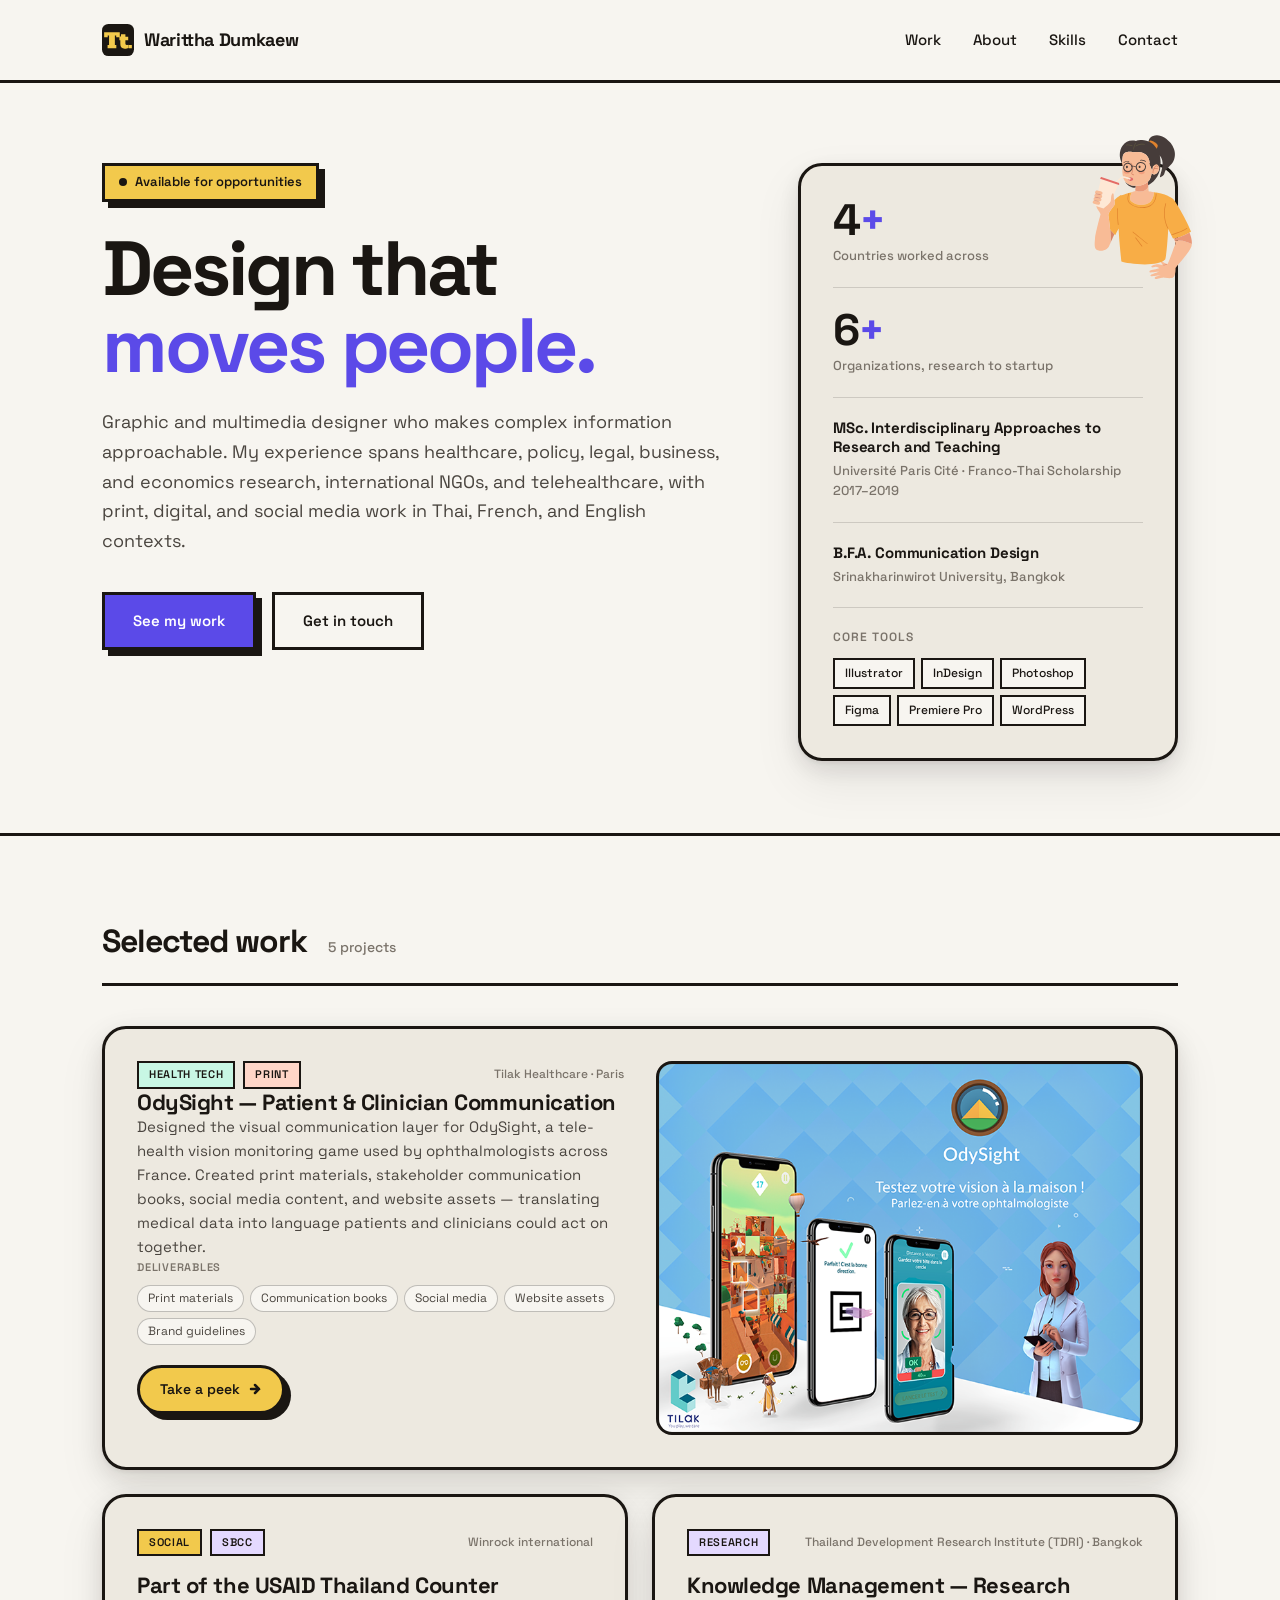
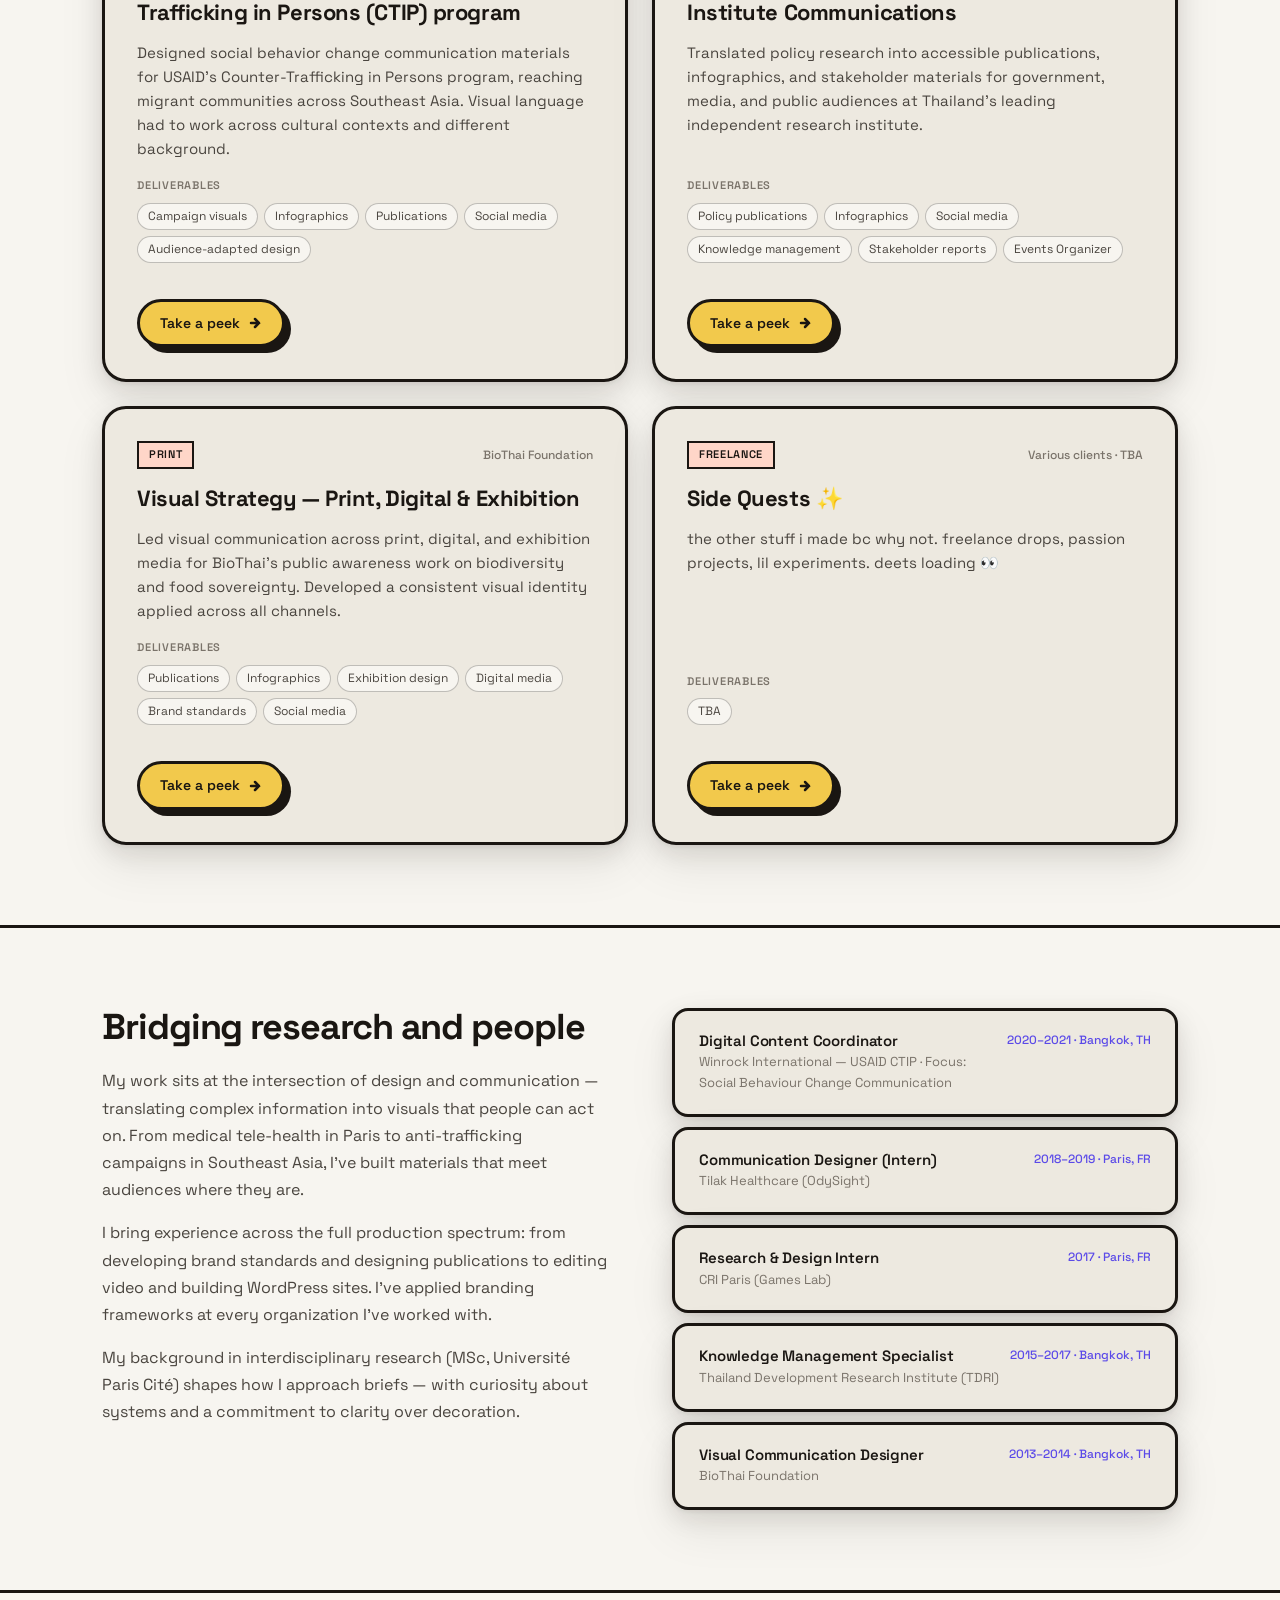
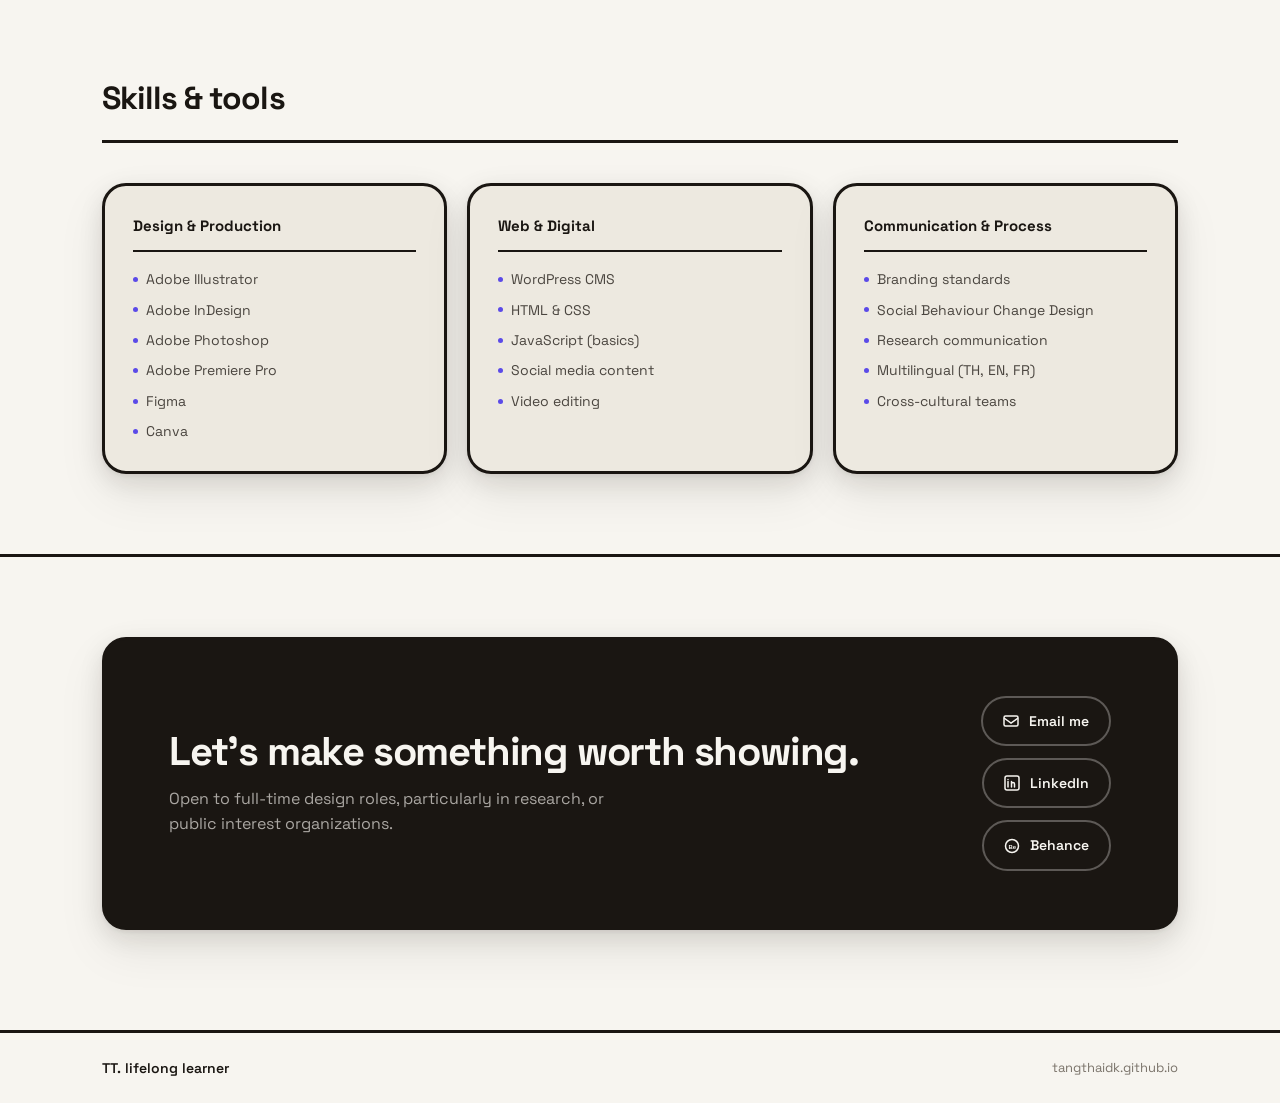
<file: index.html>
<!DOCTYPE html>
<html lang="en">
<head>
<meta charset="UTF-8">
<meta name="viewport" content="width=device-width, initial-scale=1.0">
<title>Warittha Dumkaew — Graphic & Multimedia Designer</title>
<link rel="icon" href="favicon.svg" type="image/svg+xml">
<link rel="apple-touch-icon" href="apple-touch-icon.png">
<link href="https://fonts.googleapis.com/css2?family=Space+Grotesk:wght@300;400;500;600;700&display=swap" rel="stylesheet">
<style>
  *, *::before, *::after { box-sizing: border-box; margin: 0; padding: 0; }

  :root {
    --base: #F7F5F0;
    --surface: #EDE9E0;
    --ink: #1A1612;
    --accent: #5B4AE8;
    --punch: #F2C94C;
    --text-soft: #4A453F;
    --text-muted: #7A736A;
    --border: 3px solid var(--ink);
    --shadow: 6px 6px 0 var(--ink);
    --clay-shadow:
      0 2px 4px rgba(26,22,18,0.06),
      0 8px 24px rgba(26,22,18,0.10),
      0 20px 48px rgba(26,22,18,0.08);
    --radius: 24px;
    --font: 'Space Grotesk', sans-serif;
  }

  html { scroll-behavior: smooth; }

  body {
    background: var(--base);
    color: var(--ink);
    font-family: var(--font);
    font-size: 17px;
    line-height: 1.6;
    overflow-x: hidden;
  }

  /* ── LOAD FADE ── */
  @keyframes fadeUp {
    from { opacity: 0; transform: translateY(20px); }
    to   { opacity: 1; transform: translateY(0); }
  }
  .fade-in { animation: fadeUp 0.6s ease both; }
  .fade-in:nth-child(2) { animation-delay: 0.1s; }
  .fade-in:nth-child(3) { animation-delay: 0.2s; }
  .fade-in:nth-child(4) { animation-delay: 0.3s; }

  @media (prefers-reduced-motion: reduce) {
    .fade-in,
    .hero-eyebrow.fade-in,
    .floating-char { animation: none; }
  }

  /* ── LAYOUT ── */
  .container {
    max-width: 1140px;
    margin: 0 auto;
    padding: 0 32px;
  }

  /* ── NAV ── */
  nav {
    padding: 24px 0;
    border-bottom: var(--border);
    background: var(--base);
    position: sticky;
    top: 0;
    z-index: 100;
  }
  nav .inner {
    display: flex;
    align-items: center;
    justify-content: space-between;
  }
  .nav-name {
    display: flex;
    align-items: center;
    gap: 10px;
    font-size: 18px;
    font-weight: 700;
    letter-spacing: -0.02em;
    color: var(--ink);
    text-decoration: none;
  }
  .logo-mark {
    width: 32px;
    height: 32px;
    display: block;
    flex-shrink: 0;
  }
  .nav-links {
    display: flex;
    gap: 32px;
    list-style: none;
  }
  .nav-links a {
    font-size: 15px;
    font-weight: 500;
    color: var(--ink);
    text-decoration: none;
    padding-bottom: 2px;
    border-bottom: 2px solid transparent;
    transition: border-color 0.15s;
  }
  .nav-links a:hover { border-color: var(--accent); }
  .nav-links a:focus-visible {
    outline: 3px solid var(--accent);
    outline-offset: 4px;
    border-radius: 2px;
  }

  /* ── HERO ── */
  .hero {
    padding: 80px 0 72px;
    border-bottom: var(--border);
  }
  .hero-grid {
    display: grid;
    grid-template-columns: 1fr 380px;
    gap: 64px;
    align-items: start;
  }
  .hero-eyebrow {
    display: inline-flex;
    align-items: center;
    gap: 8px;
    background: var(--punch);
    border: var(--border);
    padding: 6px 14px;
    font-size: 13px;
    font-weight: 600;
    margin-bottom: 28px;
    box-shadow: var(--shadow);
  }
  /* Flickers like a light on a shaky voltage, after the fade-in finishes */
  .hero-eyebrow.fade-in {
    animation: fadeUp 0.7s ease both,
               voltage-flicker 3s 0.8s infinite;
  }
  @keyframes voltage-flicker {
    0%, 65%, 72%, 100% { filter: brightness(1); }
    67% { filter: brightness(0.65); }
    69% { filter: brightness(0.88); }
    70% { filter: brightness(0.72); }
  }
  .hero-eyebrow-dot {
    width: 8px; height: 8px;
    background: var(--ink);
    border-radius: 50%;
    flex-shrink: 0;
  }
  h1 {
    font-size: clamp(48px, 6vw, 80px);
    font-weight: 700;
    line-height: 1.0;
    letter-spacing: -0.04em;
    margin-bottom: 24px;
    max-width: 14ch;
  }
  h1 .block-accent {
    display: block;
    color: var(--accent);
  }
  .hero-bio {
    font-size: 18px;
    font-weight: 400;
    line-height: 1.65;
    max-width: 54ch;
    color: var(--text-soft);
    margin-bottom: 36px;
  }
  .hero-cta-row {
    display: flex;
    gap: 16px;
    flex-wrap: wrap;
  }
  .btn-primary,
  .btn-secondary {
    display: inline-block;
    border: var(--border);
    padding: 14px 28px;
    font-family: var(--font);
    font-size: 15px;
    font-weight: 600;
    text-decoration: none;
    cursor: pointer;
  }
  .btn-primary {
    background: var(--accent);
    color: #fff;
    box-shadow: var(--shadow);
    transition: transform 0.1s, box-shadow 0.1s;
  }
  .btn-primary:hover {
    transform: translate(-2px, -2px);
    box-shadow: 8px 8px 0 var(--ink);
  }
  .btn-primary:active {
    transform: translate(2px, 2px);
    box-shadow: 3px 3px 0 var(--ink);
  }
  .btn-secondary {
    background: transparent;
    color: var(--ink);
    transition: background 0.1s;
  }
  .btn-secondary:hover { background: var(--surface); }
  .btn-primary:focus-visible,
  .btn-secondary:focus-visible {
    outline: 3px solid var(--accent);
    outline-offset: 3px;
  }

  /* ── HERO STAT CARD (clay) ── */
  .hero-stats {
    background: var(--surface);
    border: var(--border);
    border-radius: var(--radius);
    box-shadow: var(--clay-shadow);
    padding: 32px;
    display: flex;
    flex-direction: column;
    gap: 20px;
  }
  /* ── FLOATING CHARACTER ── */
  .hero-stats-wrap {
    position: relative;
  }
  .floating-char {
    position: absolute;
    top: -48px;
    right: -24px;
    width: 120px;
    pointer-events: none;
    animation: floatBob 3.5s ease-in-out infinite;
    z-index: 2;
  }
  @keyframes floatBob {
    0%, 100% { transform: translateY(0) rotate(-4deg); }
    50%       { transform: translateY(-10px) rotate(2deg); }
  }
  .stat-number {
    font-size: 44px;
    font-weight: 700;
    letter-spacing: -0.04em;
    line-height: 1;
    color: var(--ink);
  }
  .stat-number span { color: var(--accent); }
  .stat-number.stat-degree {
    font-size: 15px;
    font-weight: 700;
    letter-spacing: -0.01em;
    line-height: 1.3;
  }
  .stat-label {
    font-size: 13px;
    font-weight: 500;
    color: var(--text-muted);
    margin-top: 4px;
  }
  .stat-divider {
    height: 1px;
    background: rgba(26,22,18,0.15);
  }
  .hero-tools-label {
    font-size: 12px;
    font-weight: 600;
    color: var(--text-muted);
    text-transform: uppercase;
    letter-spacing: 0.08em;
    margin-bottom: 10px;
  }
  .tool-tags {
    display: flex;
    flex-wrap: wrap;
    gap: 6px;
  }
  .tool-tag {
    font-size: 12px;
    font-weight: 500;
    padding: 4px 10px;
    border: 2px solid var(--ink);
    background: var(--base);
  }

  /* ── SECTION HEADER ── */
  .section-header {
    display: flex;
    align-items: baseline;
    gap: 20px;
    margin-bottom: 40px;
    padding-bottom: 16px;
    border-bottom: var(--border);
  }
  .section-title {
    font-size: 32px;
    font-weight: 700;
    letter-spacing: -0.03em;
  }
  .section-count {
    font-size: 14px;
    font-weight: 500;
    color: var(--text-muted);
  }

  /* ── PROJECTS ── */
  .projects-section {
    padding: 80px 0;
    border-bottom: var(--border);
  }
  .projects-grid {
    display: grid;
    grid-template-columns: repeat(2, 1fr);
    gap: 24px;
  }
  .project-card {
    background: var(--surface);
    border: var(--border);
    border-radius: var(--radius);
    box-shadow: var(--clay-shadow);
    padding: 32px;
    display: flex;
    flex-direction: column;
    gap: 16px;
    transition: transform 0.15s, box-shadow 0.15s;
  }
  .project-card:hover {
    transform: translate(-3px, -3px);
    box-shadow: var(--clay-shadow), var(--shadow);
  }
  .project-card.wide { grid-column: span 2; }
  .project-card.featured {
    grid-column: span 2;
    display: grid;
    grid-template-columns: 1fr 1fr;
    gap: 32px;
    align-items: start;
  }
  .project-meta {
    display: flex;
    gap: 8px;
    flex-wrap: wrap;
    align-items: center;
  }
  .project-tag {
    font-size: 11px;
    font-weight: 600;
    padding: 3px 10px;
    border: 2px solid var(--ink);
    text-transform: uppercase;
    letter-spacing: 0.06em;
  }
  .project-tag.health { background: #C8F7E4; }
  .project-tag.research { background: #E4D9FF; }
  .project-tag.social { background: var(--punch); }
  .project-tag.print { background: #FFD6C8; }
  .project-org {
    font-size: 12px;
    font-weight: 500;
    color: var(--text-muted);
    margin-left: auto;
  }
  .project-title {
    font-size: 22px;
    font-weight: 700;
    letter-spacing: -0.02em;
    line-height: 1.2;
  }
  .project-desc {
    font-size: 15px;
    line-height: 1.6;
    color: var(--text-soft);
  }
  .project-deliverables {
    margin-top: auto;
  }
  .deliverables-label {
    font-size: 11px;
    font-weight: 600;
    text-transform: uppercase;
    letter-spacing: 0.07em;
    color: var(--text-muted);
    margin-bottom: 8px;
  }
  .deliverables-list {
    display: flex;
    flex-wrap: wrap;
    gap: 6px;
  }
  .deliverable-chip {
    font-size: 12px;
    padding: 3px 10px;
    background: var(--base);
    border: 1.5px solid rgba(26,22,18,0.25);
    border-radius: 100px;
    color: var(--text-soft);
  }
  .project-link-btn {
    align-self: flex-start;
    display: inline-flex;
    align-items: center;
    gap: 8px;
    margin-top: 20px;
    padding: 10px 20px;
    font-size: 14px;
    font-weight: 600;
    color: var(--ink);
    text-decoration: none;
    background: var(--punch);
    border: var(--border);
    border-radius: 100px;
    box-shadow: var(--shadow);
    transition: transform 0.1s;
  }
  .project-link-btn:hover { transform: translateY(-2px); }
  .project-link-btn:focus-visible {
    outline: 3px solid var(--accent);
    outline-offset: 3px;
  }
  .project-visual {
    background: var(--ink);
    border: var(--border);
    border-radius: 16px;
    min-height: 200px;
    display: flex;
    align-items: center;
    justify-content: center;
    overflow: hidden;
  }
  .project-visual svg { opacity: 0.9; }
  .project-visual img {
    display: block;
    width: 100%;
    height: auto;
  }

  /* ── ABOUT ── */
  .about-section {
    padding: 80px 0;
    border-bottom: var(--border);
  }
  .about-grid {
    display: grid;
    grid-template-columns: 1fr 1fr;
    gap: 64px;
    align-items: start;
  }
  .about-text h2 {
    font-size: 36px;
    font-weight: 700;
    letter-spacing: -0.03em;
    margin-bottom: 20px;
    line-height: 1.1;
  }
  .about-text p {
    font-size: 16px;
    line-height: 1.7;
    color: var(--text-soft);
    margin-bottom: 16px;
  }
  .about-text p:last-child { margin-bottom: 0; }
  .experience-stack {
    display: flex;
    flex-direction: column;
    gap: 10px;
  }
  .exp-item {
    background: var(--surface);
    border: var(--border);
    border-radius: 16px;
    padding: 20px 24px;
    box-shadow: var(--clay-shadow);
    display: grid;
    grid-template-columns: 1fr auto;
    gap: 8px;
    align-items: start;
  }
  .exp-role {
    font-size: 15px;
    font-weight: 600;
    letter-spacing: -0.01em;
    line-height: 1.3;
  }
  .exp-org {
    font-size: 13px;
    color: var(--text-muted);
    margin-top: 2px;
  }
  .exp-loc {
    font-size: 12px;
    font-weight: 500;
    color: var(--accent);
    text-align: right;
    white-space: nowrap;
  }

  /* ── SKILLS ── */
  .skills-section {
    padding: 80px 0;
    border-bottom: var(--border);
  }
  .skills-grid {
    display: grid;
    grid-template-columns: repeat(3, 1fr);
    gap: 20px;
  }
  .skill-card {
    background: var(--surface);
    border: var(--border);
    border-radius: var(--radius);
    box-shadow: var(--clay-shadow);
    padding: 28px;
  }
  .skill-card-title {
    font-size: 15px;
    font-weight: 700;
    margin-bottom: 16px;
    padding-bottom: 12px;
    border-bottom: 2px solid var(--ink);
  }
  .skill-list {
    list-style: none;
    display: flex;
    flex-direction: column;
    gap: 8px;
  }
  .skill-list li {
    font-size: 14px;
    color: var(--text-soft);
    display: flex;
    align-items: center;
    gap: 8px;
  }
  .skill-dot {
    width: 5px; height: 5px;
    background: var(--accent);
    border-radius: 50%;
    flex-shrink: 0;
  }

  /* ── CONTACT ── */
  .contact-section {
    padding: 80px 0 100px;
  }
  .contact-box {
    background: var(--ink);
    color: var(--base);
    border: var(--border);
    border-radius: var(--radius);
    box-shadow: var(--clay-shadow);
    padding: 56px 64px;
    display: grid;
    grid-template-columns: 1fr auto;
    gap: 48px;
    align-items: center;
  }
  .contact-box h2 {
    font-size: 40px;
    font-weight: 700;
    letter-spacing: -0.03em;
    line-height: 1.1;
    margin-bottom: 12px;
    color: var(--base);
  }
  .contact-box p {
    font-size: 16px;
    color: rgba(247,245,240,0.65);
    max-width: 46ch;
  }
  .contact-links {
    display: flex;
    flex-direction: column;
    gap: 12px;
    align-items: flex-end;
  }
  .contact-link {
    display: flex;
    align-items: center;
    gap: 10px;
    font-size: 14px;
    font-weight: 600;
    color: var(--base);
    text-decoration: none;
    padding: 12px 20px;
    border: 2px solid rgba(247,245,240,0.3);
    border-radius: 100px;
    transition: border-color 0.15s, background 0.15s;
  }
  .contact-link:hover {
    border-color: var(--punch);
    background: rgba(242,201,76,0.1);
  }
  .contact-link:focus-visible {
    outline: 3px solid var(--punch);
    outline-offset: 3px;
  }

  /* ── FOOTER ── */
  footer {
    padding: 24px 0;
    border-top: var(--border);
  }
  footer .inner {
    display: flex;
    justify-content: space-between;
    align-items: center;
  }
  .footer-name {
    font-size: 14px;
    font-weight: 600;
  }
  .footer-note {
    font-size: 13px;
    color: var(--text-muted);
  }

  /* ── RESPONSIVE ── */
  @media (max-width: 900px) {
    .hero-grid { grid-template-columns: 1fr; gap: 40px; }
    .projects-grid { grid-template-columns: 1fr; }
    .project-card.wide,
    .project-card.featured { grid-column: auto; }
    .project-card.featured { grid-template-columns: 1fr; }
    .floating-char { width: 90px; top: -36px; right: -12px; }
    .about-grid { grid-template-columns: 1fr; gap: 40px; }
    .skills-grid { grid-template-columns: 1fr 1fr; }
    .contact-box {
      grid-template-columns: 1fr;
      padding: 40px 32px;
    }
    .contact-links { align-items: flex-start; }
  }

  @media (max-width: 600px) {
    .container { padding: 0 20px; }
    h1 { font-size: 42px; }
    .skills-grid { grid-template-columns: 1fr; }
    .nav-links { display: none; }
    .contact-box h2 { font-size: 30px; }
  }
</style>
</head>
<body>

<!-- NAV -->
<nav>
  <div class="container inner">
    <a class="nav-name" href="#">
      <img class="logo-mark" src="favicon.svg" alt="" width="32" height="32">
      Warittha Dumkaew
    </a>
    <ul class="nav-links">
      <li><a href="#projects">Work</a></li>
      <li><a href="#about">About</a></li>
      <li><a href="#skills">Skills</a></li>
      <li><a href="#contact">Contact</a></li>
    </ul>
  </div>
</nav>

<!-- HERO -->
<section class="hero">
  <div class="container">
    <div class="hero-grid">
      <div>
        <div class="hero-eyebrow fade-in">
          <span class="hero-eyebrow-dot"></span>
          Available for opportunities
        </div>
        <h1 class="fade-in">Design that <span class="block-accent">moves people.</span></h1>
        <p class="hero-bio fade-in">
          Graphic and multimedia designer who makes complex information approachable. My experience spans healthcare, policy, legal, business, and economics research, international NGOs, and telehealthcare, with print, digital, and social media work in Thai, French, and English contexts.
        </p>
        <div class="hero-cta-row fade-in">
          <a href="#projects" class="btn-primary">See my work</a>
          <a href="#contact" class="btn-secondary">Get in touch</a>
        </div>
      </div>
      <div class="hero-stats-wrap fade-in">
        <!-- FLOATING CHARACTER (decorative) — to change it, replace character.svg -->
        <img class="floating-char" src="character.svg" alt="">

        <div class="hero-stats">
          <div class="stat-item">
            <div class="stat-number">4<span>+</span></div>
            <div class="stat-label">Countries worked across</div>
          </div>
          <div class="stat-divider"></div>
          <div class="stat-item">
            <div class="stat-number">6<span>+</span></div>
            <div class="stat-label">Organizations, research to startup</div>
          </div>
          <div class="stat-divider"></div>
          <div class="stat-item">
            <div class="stat-number stat-degree">MSc. Interdisciplinary Approaches to Research and Teaching</div>
            <div class="stat-label">Université Paris Cité · Franco-Thai Scholarship 2017–2019</div>
          </div>
          <div class="stat-divider"></div>
          <div class="stat-item">
            <div class="stat-number stat-degree">B.F.A. Communication Design</div>
            <div class="stat-label">Srinakharinwirot University, Bangkok</div>
          </div>
          <div class="stat-divider"></div>
          <div>
            <div class="hero-tools-label">Core tools</div>
            <div class="tool-tags">
              <span class="tool-tag">Illustrator</span>
              <span class="tool-tag">InDesign</span>
              <span class="tool-tag">Photoshop</span>
              <span class="tool-tag">Figma</span>
              <span class="tool-tag">Premiere Pro</span>
              <span class="tool-tag">WordPress</span>
            </div>
          </div>
        </div><!-- .hero-stats -->
      </div><!-- .hero-stats-wrap -->
    </div>
  </div>
</section>

<!-- PROJECTS -->
<section class="projects-section" id="projects">
  <div class="container">
    <div class="section-header">
      <h2 class="section-title">Selected work</h2>
      <span class="section-count">5 projects</span>
    </div>
    <div class="projects-grid">

      <!-- FEATURED: OdySight -->
      <div class="project-card featured">
        <div>
          <div class="project-meta">
            <span class="project-tag health">Health tech</span>
            <span class="project-tag print">Print</span>
            <span class="project-org">Tilak Healthcare · Paris</span>
          </div>
          <h3 class="project-title">OdySight — Patient &amp; Clinician Communication</h3>
          <p class="project-desc">
            Designed the visual communication layer for OdySight, a tele-health vision monitoring game used by ophthalmologists across France. Created print materials, stakeholder communication books, social media content, and website assets — translating medical data into language patients and clinicians could act on together.
          </p>
          <div class="project-deliverables">
            <div class="deliverables-label">Deliverables</div>
            <div class="deliverables-list">
              <span class="deliverable-chip">Print materials</span>
              <span class="deliverable-chip">Communication books</span>
              <span class="deliverable-chip">Social media</span>
              <span class="deliverable-chip">Website assets</span>
              <span class="deliverable-chip">Brand guidelines</span>
            </div>
          </div>
          <a href="tilak.html" class="project-link-btn">
            Take a peek
            <svg aria-hidden="true" width="14" height="14" viewBox="0 0 14 14" fill="none" stroke="currentColor" stroke-width="2.5" stroke-linecap="round"><path d="M3 7h8M7 3l4 4-4 4"/></svg>
          </a>
        </div>
        <div class="project-visual">
          <img src="images/Tilak/Waitingroompost.png" alt="Tilak waiting room poster">
        </div>
      </div>

      <!-- Winrock -->
      <div class="project-card">
        <div class="project-meta">
          <span class="project-tag social">Social</span>
          <span class="project-tag research">SBCC</span>
          <span class="project-org">Winrock international</span>
        </div>
        <h3 class="project-title">Part of the USAID Thailand Counter Trafficking in Persons (CTIP) program</h3>
        <p class="project-desc">
          Designed social behavior change communication materials for USAID's Counter-Trafficking in Persons program, reaching migrant communities across Southeast Asia. Visual language had to work across cultural contexts and different background.
        </p>
        <div class="project-deliverables">
          <div class="deliverables-label">Deliverables</div>
          <div class="deliverables-list">
            <span class="deliverable-chip">Campaign visuals</span>
            <span class="deliverable-chip">Infographics</span>
            <span class="deliverable-chip">Publications</span>
            <span class="deliverable-chip">Social media</span>
            <span class="deliverable-chip">Audience-adapted design</span>
          </div>
        </div>
        <a href="winrock.html" class="project-link-btn">
          Take a peek
          <svg aria-hidden="true" width="14" height="14" viewBox="0 0 14 14" fill="none" stroke="currentColor" stroke-width="2.5" stroke-linecap="round"><path d="M3 7h8M7 3l4 4-4 4"/></svg>
        </a>
      </div>


      <!-- TDRI -->
      <div class="project-card">
        <div class="project-meta">
          <span class="project-tag research">Research</span>
          <span class="project-org">Thailand Development Research Institute (TDRI) · Bangkok</span>
        </div>
        <h3 class="project-title">Knowledge Management — Research Institute Communications</h3>
        <p class="project-desc">
          Translated policy research into accessible publications, infographics, and stakeholder materials for government, media, and public audiences at Thailand's leading independent research institute.
        </p>
        <div class="project-deliverables">
          <div class="deliverables-label">Deliverables</div>
          <div class="deliverables-list">
            <span class="deliverable-chip">Policy publications</span>
            <span class="deliverable-chip">Infographics</span>
            <span class="deliverable-chip">Social media</span>
            <span class="deliverable-chip">Knowledge management</span>
            <span class="deliverable-chip">Stakeholder reports</span>
            <span class="deliverable-chip">Events Organizer</span>
          </div>
        </div>
        <a href="tdri.html" class="project-link-btn">
          Take a peek
          <svg aria-hidden="true" width="14" height="14" viewBox="0 0 14 14" fill="none" stroke="currentColor" stroke-width="2.5" stroke-linecap="round"><path d="M3 7h8M7 3l4 4-4 4"/></svg>
        </a>
      </div>

       <!-- BioThai -->
      <div class="project-card">
        <div class="project-meta">
          <span class="project-tag print">Print</span>
          <span class="project-org">BioThai Foundation</span>
        </div>
        <h3 class="project-title">Visual Strategy — Print, Digital &amp; Exhibition</h3>
        <p class="project-desc">
          Led visual communication across print, digital, and exhibition media for BioThai's public awareness work on biodiversity and food sovereignty. Developed a consistent visual identity applied across all channels.
        </p>
        <div class="project-deliverables">
          <div class="deliverables-label">Deliverables</div>
          <div class="deliverables-list">
            <span class="deliverable-chip">Publications</span>
            <span class="deliverable-chip">Infographics</span>
            <span class="deliverable-chip">Exhibition design</span>
            <span class="deliverable-chip">Digital media</span>
            <span class="deliverable-chip">Brand standards</span>
            <span class="deliverable-chip">Social media</span>
          </div>
        </div>
        <a href="biothai.html" class="project-link-btn">
          Take a peek
          <svg aria-hidden="true" width="14" height="14" viewBox="0 0 14 14" fill="none" stroke="currentColor" stroke-width="2.5" stroke-linecap="round"><path d="M3 7h8M7 3l4 4-4 4"/></svg>
        </a>
      </div>
      
      <!-- Side quests (other projects) -->
      <div class="project-card">
        <div class="project-meta">
          <span class="project-tag print">Freelance</span>
          <span class="project-org">Various clients · TBA</span>
        </div>
        <h3 class="project-title">Side Quests ✨</h3>
        <p class="project-desc">
          the other stuff i made bc why not. freelance drops, passion projects, lil experiments. deets loading 👀
        </p>
        <div class="project-deliverables">
          <div class="deliverables-label">Deliverables</div>
          <div class="deliverables-list">
            <span class="deliverable-chip">TBA</span>
          </div>
        </div>
        <a href="sidequests.html" class="project-link-btn">
          Take a peek
          <svg aria-hidden="true" width="14" height="14" viewBox="0 0 14 14" fill="none" stroke="currentColor" stroke-width="2.5" stroke-linecap="round"><path d="M3 7h8M7 3l4 4-4 4"/></svg>
        </a>
      </div>

    </div>
  </div>
</section>

<!-- ABOUT -->
<section class="about-section" id="about">
  <div class="container">
    <div class="about-grid">
      <div class="about-text">
        <h2>Bridging research and people</h2>
        <p>
          My work sits at the intersection of design and communication — translating complex information into visuals that people can act on. From medical tele-health in Paris to anti-trafficking campaigns in Southeast Asia, I've built materials that meet audiences where they are.
        </p>
        <p>
          I bring experience across the full production spectrum: from developing brand standards and designing publications to editing video and building WordPress sites. I've applied branding frameworks at every organization I've worked with.
        </p>
        <p>
          My background in interdisciplinary research (MSc, Université Paris Cité) shapes how I approach briefs — with curiosity about systems and a commitment to clarity over decoration.
        </p>
      </div>
      <div>
        <div class="experience-stack">
          <div class="exp-item">
            <div>
              <div class="exp-role">Digital Content Coordinator</div>
              <div class="exp-org">Winrock International — USAID CTIP · Focus: Social Behaviour Change Communication</div>
            </div>
            <div class="exp-loc">2020–2021 · Bangkok, TH</div>
          </div>
          <div class="exp-item">
            <div>
              <div class="exp-role">Communication Designer (Intern)</div>
              <div class="exp-org">Tilak Healthcare (OdySight)</div>
            </div>
            <div class="exp-loc">2018–2019 · Paris, FR</div>
          </div>
          <div class="exp-item">
            <div>
              <div class="exp-role">Research &amp; Design Intern</div>
              <div class="exp-org">CRI Paris (Games Lab)</div>
            </div>
            <div class="exp-loc">2017 · Paris, FR</div>
          </div>
          <div class="exp-item">
            <div>
              <div class="exp-role">Knowledge Management Specialist</div>
              <div class="exp-org">Thailand Development Research Institute (TDRI)</div>
            </div>
            <div class="exp-loc">2015–2017 · Bangkok, TH</div>
          </div>
          <div class="exp-item">
            <div>
              <div class="exp-role">Visual Communication Designer</div>
              <div class="exp-org">BioThai Foundation</div>
            </div>
            <div class="exp-loc">2013–2014 · Bangkok, TH</div>
          </div>
        </div>
      </div>
    </div>
  </div>
</section>

<!-- SKILLS -->
<section class="skills-section" id="skills">
  <div class="container">
    <div class="section-header">
      <h2 class="section-title">Skills &amp; tools</h2>
    </div>
    <div class="skills-grid">
      <div class="skill-card">
        <div class="skill-card-title">Design &amp; Production</div>
        <ul class="skill-list">
          <li><span class="skill-dot"></span>Adobe Illustrator</li>
          <li><span class="skill-dot"></span>Adobe InDesign</li>
          <li><span class="skill-dot"></span>Adobe Photoshop</li>
          <li><span class="skill-dot"></span>Adobe Premiere Pro</li>
          <li><span class="skill-dot"></span>Figma</li>
          <li><span class="skill-dot"></span>Canva</li>
        </ul>
      </div>
      <div class="skill-card">
        <div class="skill-card-title">Web &amp; Digital</div>
        <ul class="skill-list">
          <li><span class="skill-dot"></span>WordPress CMS</li>
          <li><span class="skill-dot"></span>HTML &amp; CSS</li>
          <li><span class="skill-dot"></span>JavaScript (basics)</li>
          <li><span class="skill-dot"></span>Social media content</li>
          <li><span class="skill-dot"></span>Video editing</li>
        </ul>
      </div>
      <div class="skill-card">
        <div class="skill-card-title">Communication &amp; Process</div>
        <ul class="skill-list">
          <li><span class="skill-dot"></span>Branding standards</li>
          <li><span class="skill-dot"></span>Social Behaviour Change Design</li>
          <li><span class="skill-dot"></span>Research communication</li>
          <li><span class="skill-dot"></span>Multilingual (TH, EN, FR)</li>
          <li><span class="skill-dot"></span>Cross-cultural teams</li>
        </ul>
      </div>
    </div>
  </div>
</section>

<!-- CONTACT -->
<section class="contact-section" id="contact">
  <div class="container">
    <div class="contact-box">
      <div>
        <h2>Let's make something worth showing.</h2>
        <p>Open to full-time design roles, particularly in research, or public interest organizations.</p>
      </div>
      <div class="contact-links">
        <a href="mailto:tangthaidk@gmail.com" class="contact-link">
          <svg aria-hidden="true" width="16" height="16" viewBox="0 0 16 16" fill="none"><rect x="1" y="3" width="14" height="10" rx="1.5" stroke="currentColor" stroke-width="1.5"/><path d="M1 5l7 5 7-5" stroke="currentColor" stroke-width="1.5"/></svg>
          Email me
        </a>
        <a href="https://www.linkedin.com/in/warittha-dumkaew/" class="contact-link" target="_blank" rel="noopener">
          <svg aria-hidden="true" width="16" height="16" viewBox="0 0 16 16" fill="none"><rect x="1" y="1" width="14" height="14" rx="2" stroke="currentColor" stroke-width="1.5"/><path d="M4 6.5V12M4 4.5V4.6" stroke="currentColor" stroke-width="1.5" stroke-linecap="round"/><path d="M7.5 12V9a1.5 1.5 0 013 0v3M7.5 6.5V12" stroke="currentColor" stroke-width="1.5" stroke-linecap="round"/></svg>
          LinkedIn
        </a>
        <a href="https://www.behance.net/maikeedfai_tc27a" class="contact-link" target="_blank" rel="noopener">
          <svg aria-hidden="true" width="16" height="16" viewBox="0 0 16 16" fill="none"><circle cx="8" cy="8" r="6.5" stroke="currentColor" stroke-width="1.5"/><text x="4.5" y="11" font-size="6" font-family="sans-serif" fill="currentColor" font-weight="700">Be</text></svg>
          Behance
        </a>
      </div>
    </div>
  </div>
</section>

<!-- FOOTER -->
<footer>
  <div class="container inner">
    <span class="footer-name">TT. lifelong learner</span>
    <span class="footer-note">tangthaidk.github.io</span>
  </div>
</footer>

</body>
</html>
</file>
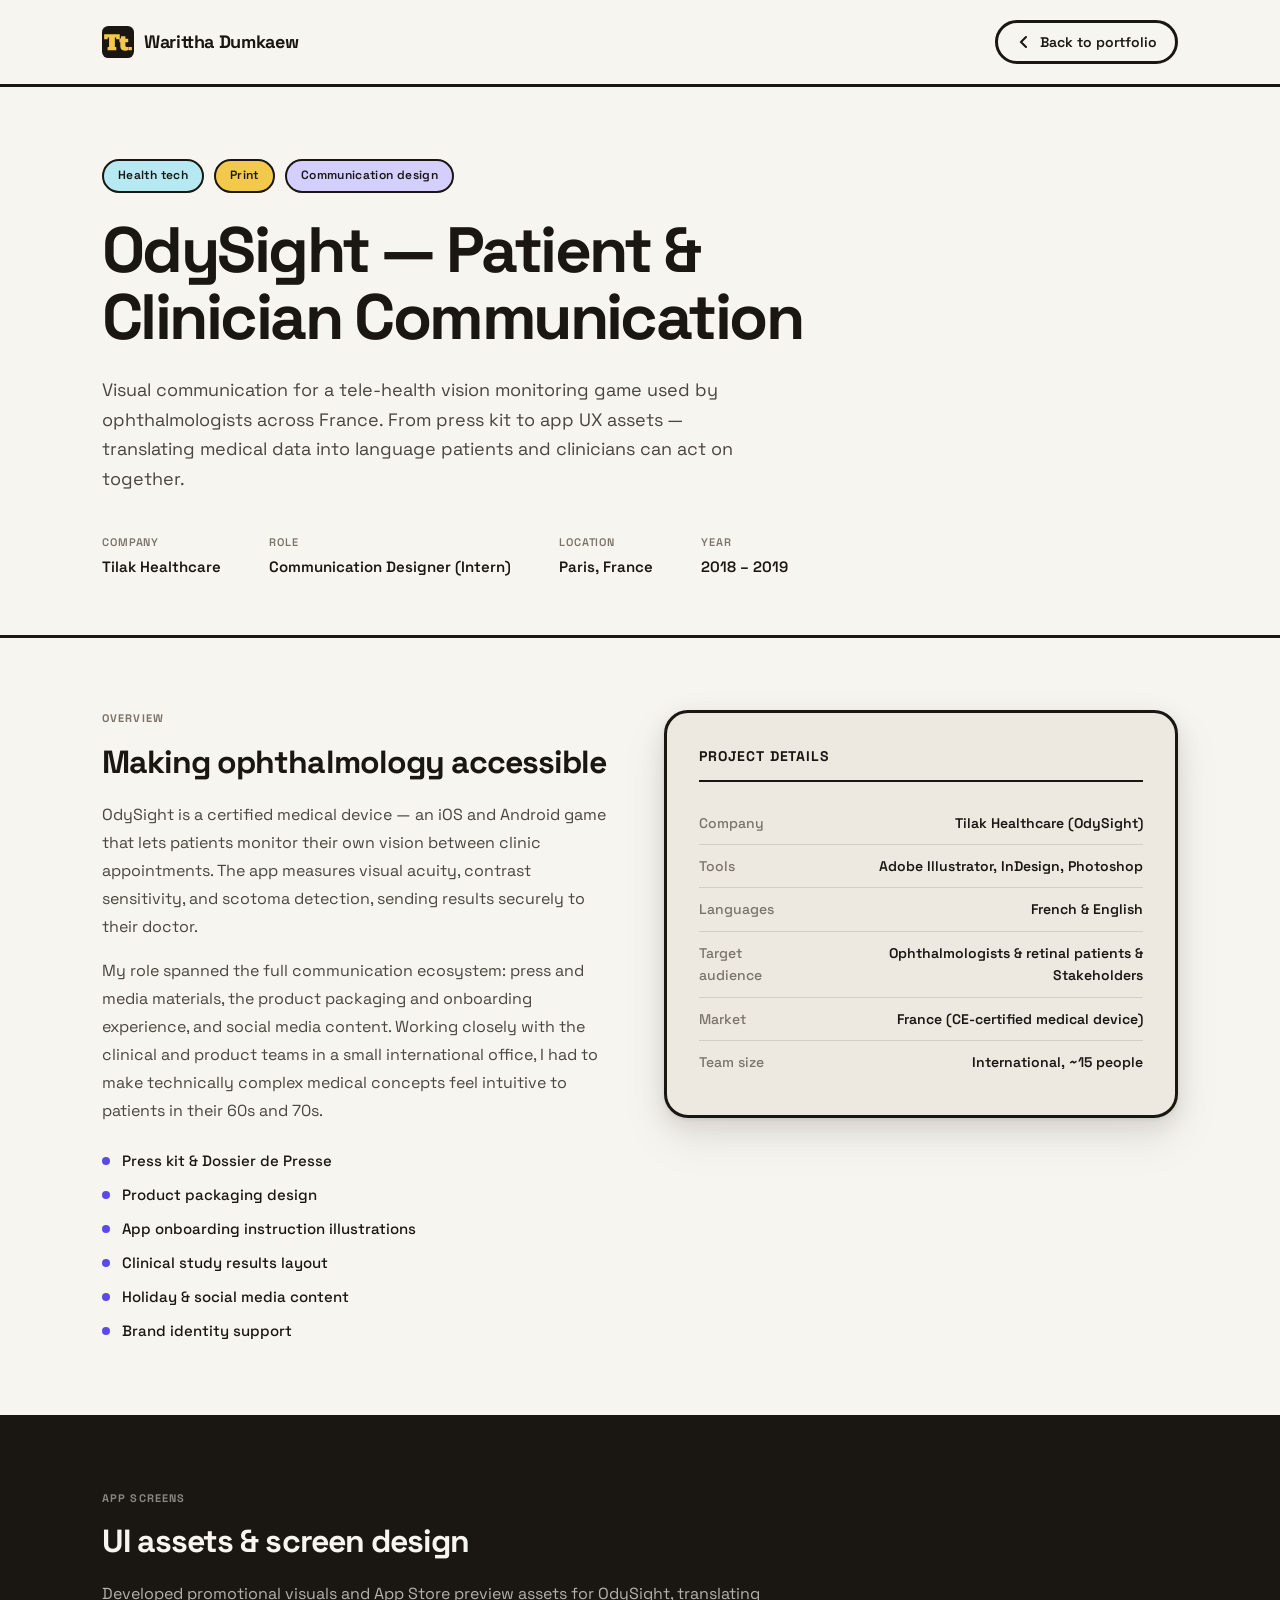
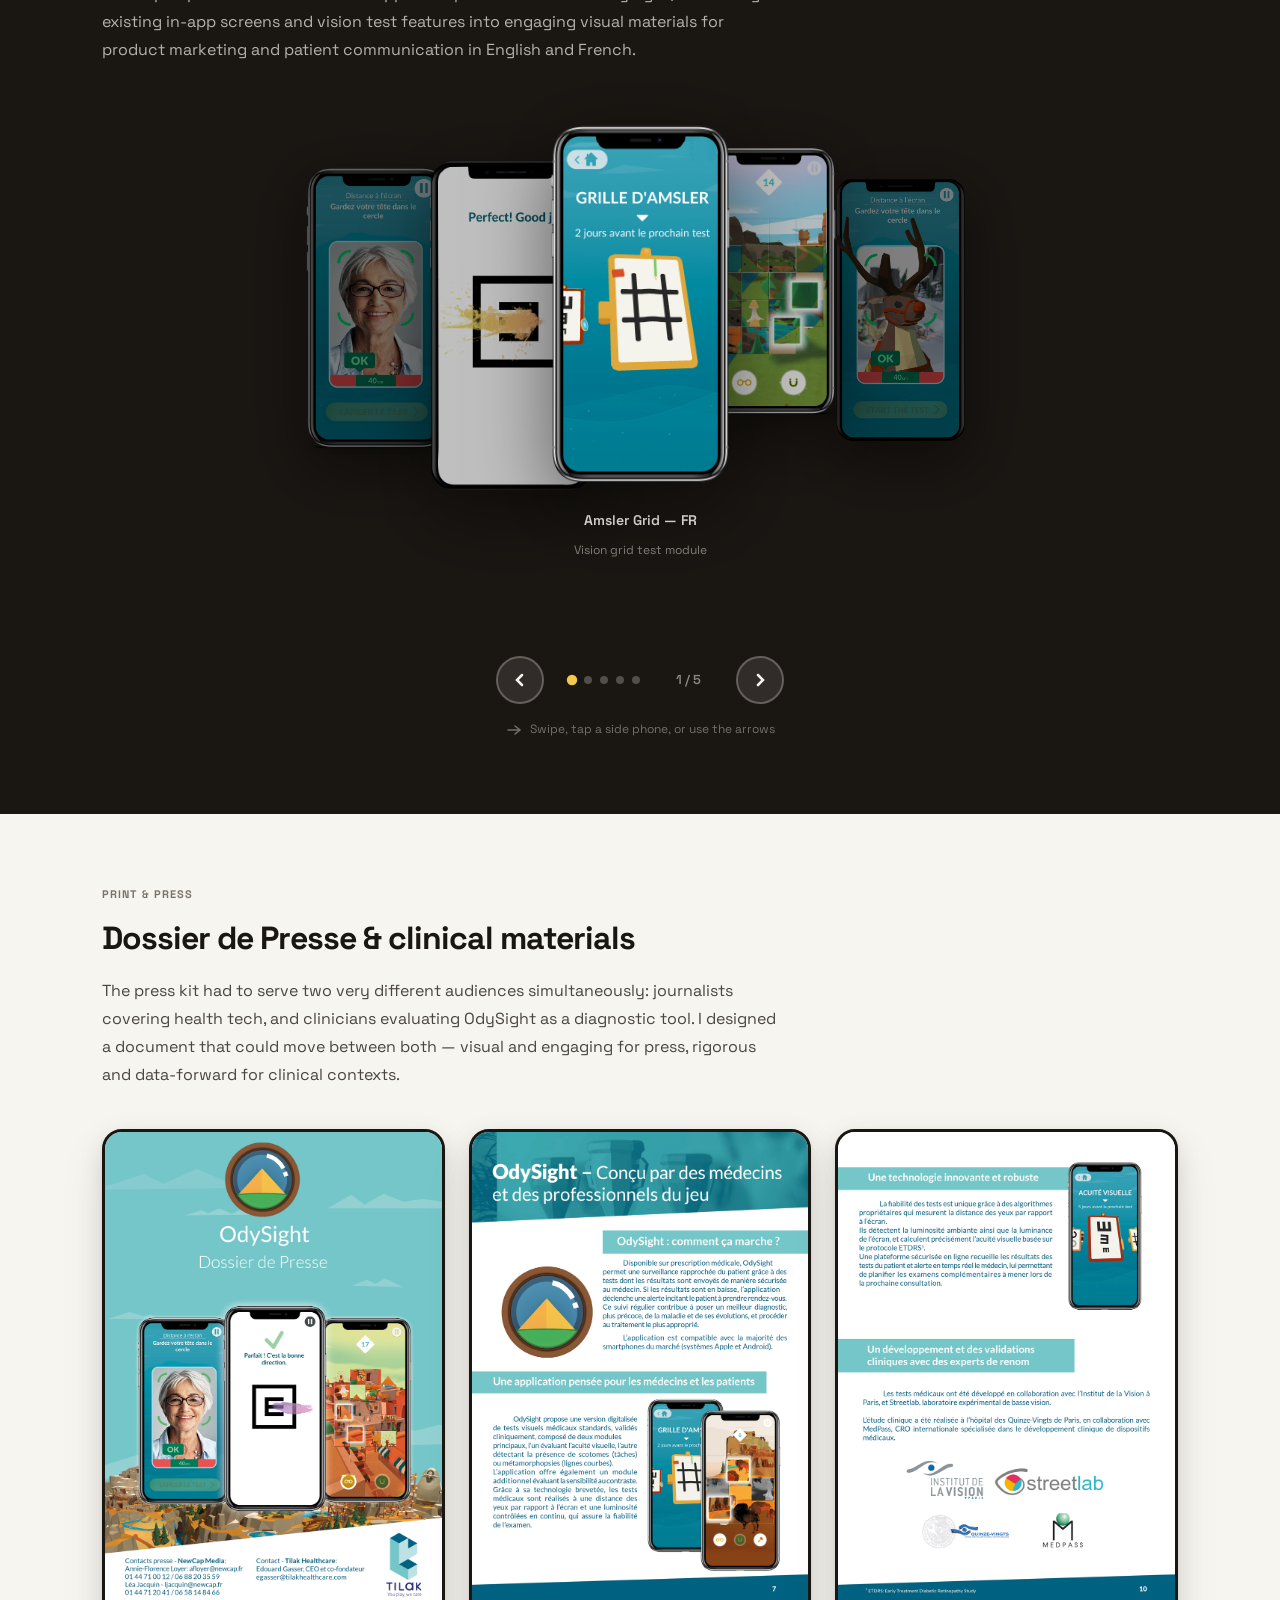
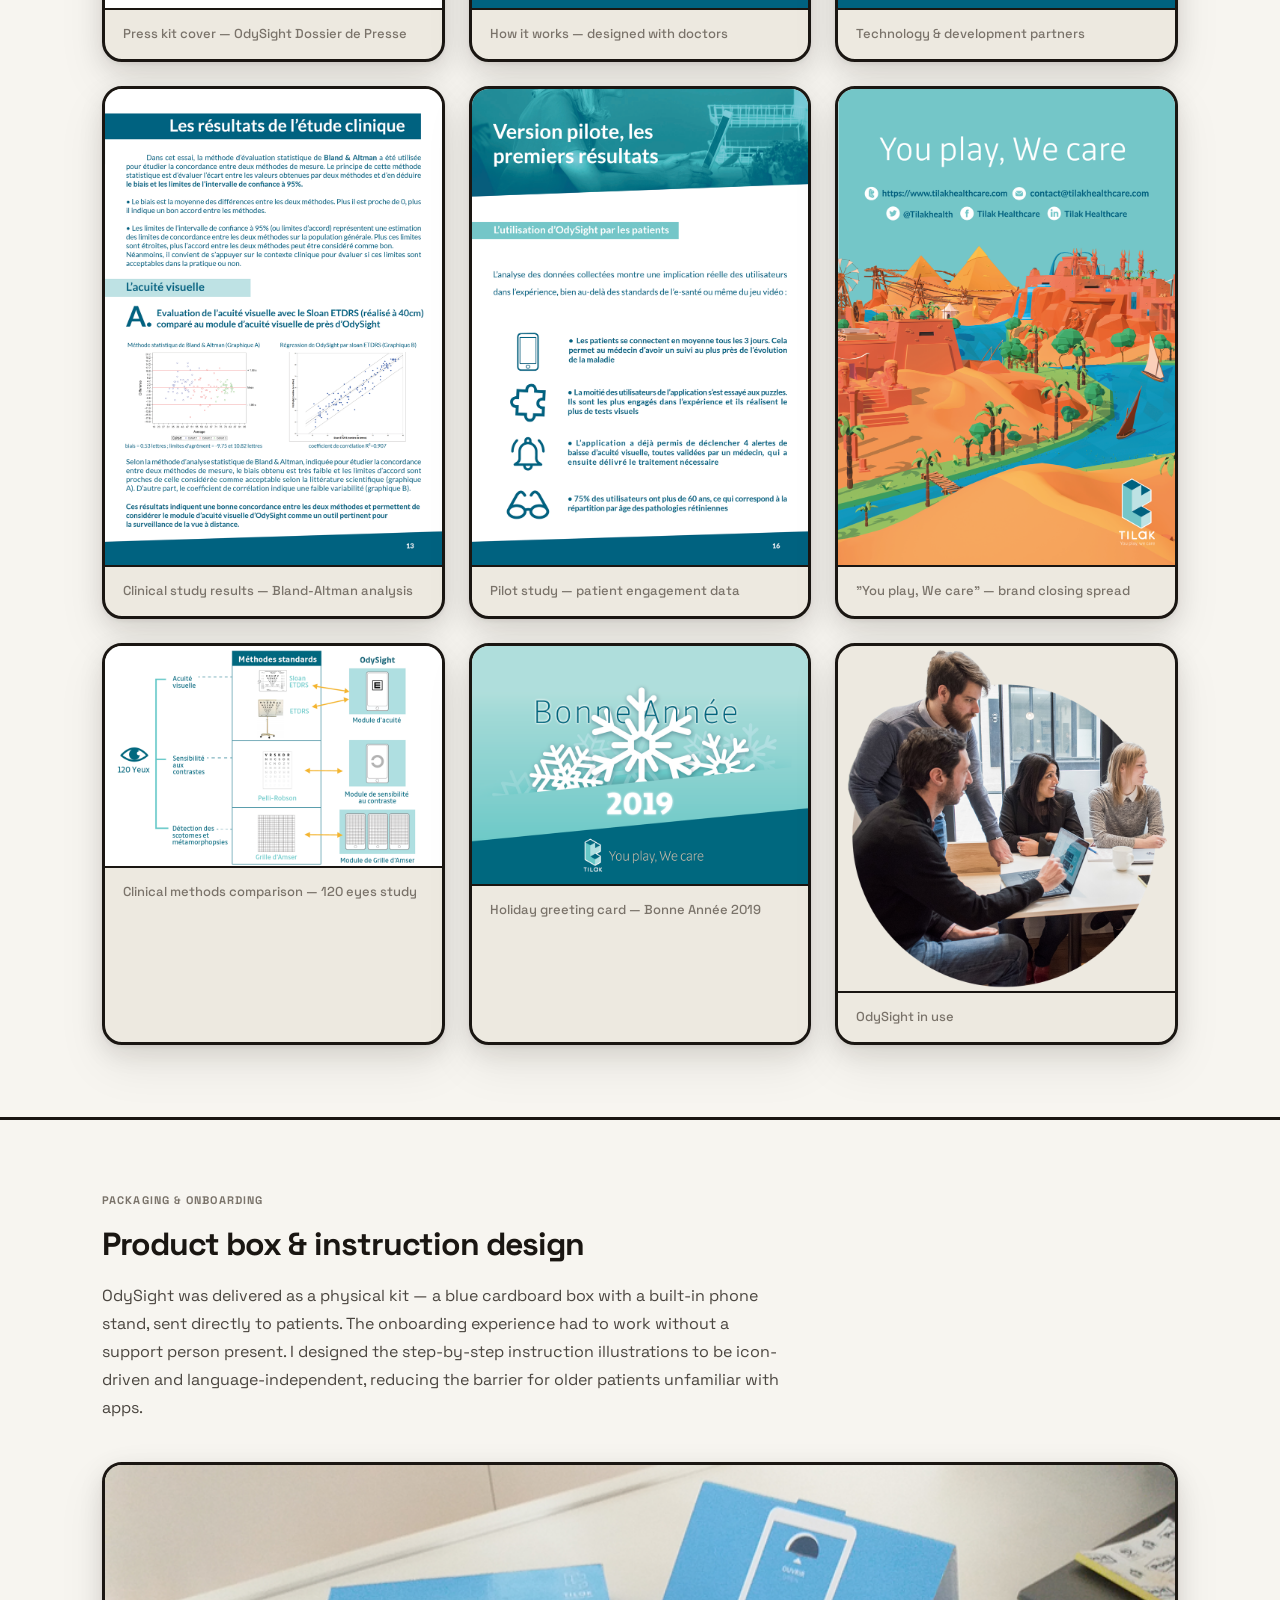
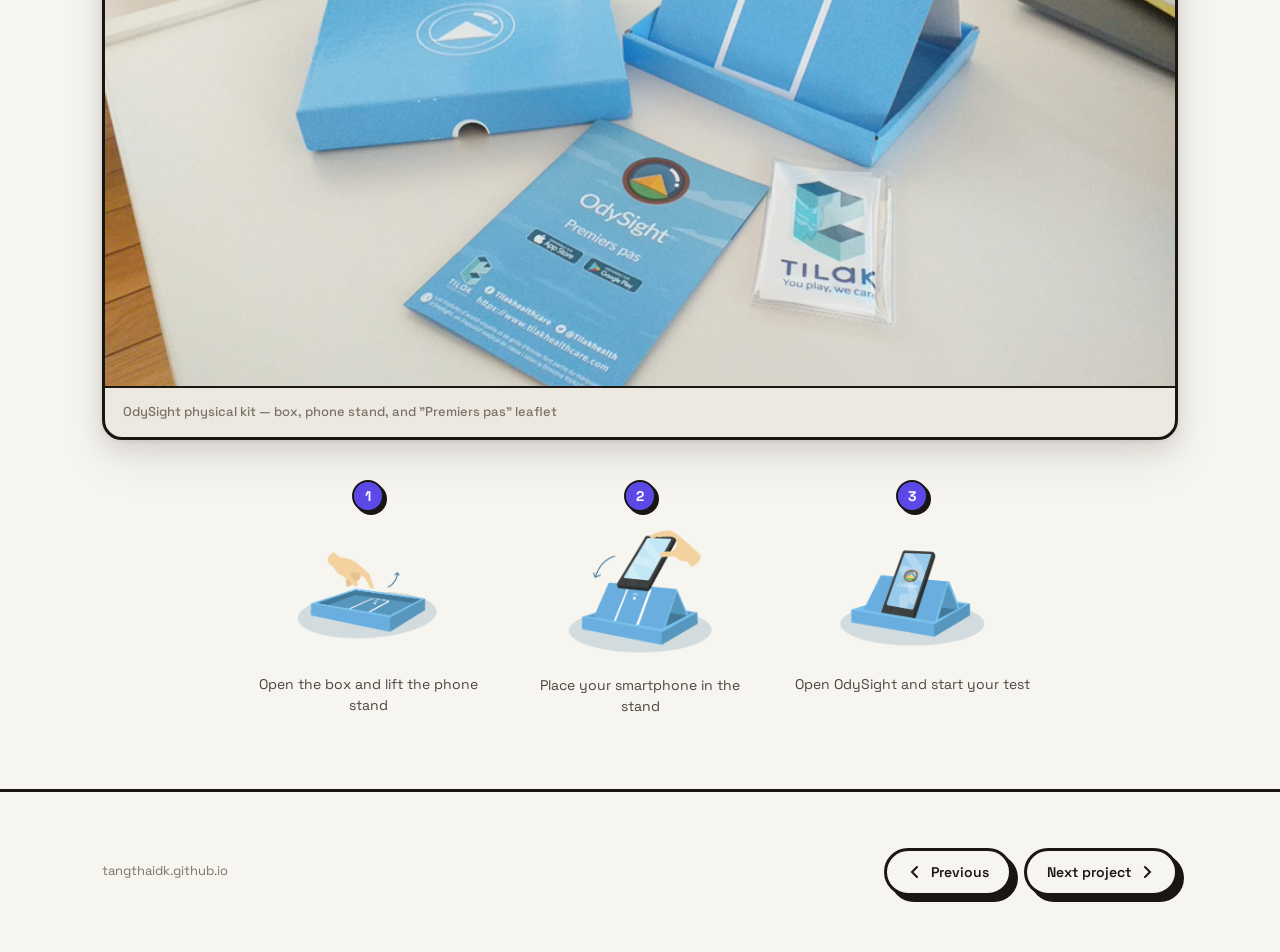
<file: tilak.html>
<!DOCTYPE html>
<html lang="en">
<head>
<meta charset="UTF-8">
<meta name="viewport" content="width=device-width, initial-scale=1.0">
<title>OdySight — Tilak Healthcare · Warittha Dumkaew</title>
<link rel="icon" href="favicon.svg" type="image/svg+xml">
<link rel="apple-touch-icon" href="apple-touch-icon.png">
<link href="https://fonts.googleapis.com/css2?family=Space+Grotesk:wght@300;400;500;600;700&display=swap" rel="stylesheet">
<link rel="stylesheet" href="case.css">
</head>
<body>

<!-- NAV -->
<nav>
  <div class="inner">
    <a class="nav-name" href="index.html">
      <img class="logo-mark" src="favicon.svg" alt="" width="32" height="32">
      Warittha Dumkaew
    </a>
    <a class="nav-back" href="index.html">
      <svg viewBox="0 0 16 16" fill="none" stroke="currentColor" stroke-width="2" stroke-linecap="round">
        <path d="M10 13L5 8l5-5"/>
      </svg>
      Back to portfolio
    </a>
  </div>
</nav>

<!-- CASE HERO -->
<div class="case-hero">
  <div class="container">
    <div class="case-tag-row">
      <span class="case-tag teal">Health tech</span>
      <span class="case-tag">Print</span>
      <span class="case-tag purple">Communication design</span>
    </div>
    <h1 class="case-title">OdySight — Patient &amp; Clinician Communication</h1>
    <p class="case-subtitle">
      Visual communication for a tele-health vision monitoring game used by ophthalmologists across France. From press kit to app UX assets — translating medical data into language patients and clinicians can act on together.
    </p>
    <dl class="case-meta-row">
      <div class="case-meta-item">
        <dt>Company</dt>
        <dd>Tilak Healthcare</dd>
      </div>
      <div class="case-meta-item">
        <dt>Role</dt>
        <dd>Communication Designer (Intern)</dd>
      </div>
      <div class="case-meta-item">
        <dt>Location</dt>
        <dd>Paris, France</dd>
      </div>
      <div class="case-meta-item">
        <dt>Year</dt>
        <dd>2018 – 2019</dd>
      </div>
    </dl>
  </div>
</div>

<!-- OVERVIEW -->
<section class="case-section">
  <div class="container">
    <div class="overview-grid">
      <div class="overview-left">
        <div class="section-label">Overview</div>
        <h2 class="section-heading">Making ophthalmology accessible</h2>
        <p class="body-text">
          OdySight is a certified medical device — an iOS and Android game that lets patients monitor their own vision between clinic appointments. The app measures visual acuity, contrast sensitivity, and scotoma detection, sending results securely to their doctor.
        </p>
        <p class="body-text">
          My role spanned the full communication ecosystem: press and media materials, the product packaging and onboarding experience, and social media content. Working closely with the clinical and product teams in a small international office, I had to make technically complex medical concepts feel intuitive to patients in their 60s and 70s.
        </p>
        <ul class="deliverable-list">
          <li>Press kit &amp; Dossier de Presse</li>
          <li>Product packaging design</li>
          <li>App onboarding instruction illustrations</li>
          <li>Clinical study results layout</li>
          <li>Holiday &amp; social media content</li>
          <li>Brand identity support</li>
        </ul>
      </div>
      <div class="overview-right">
        <div class="info-card">
          <h4>Project details</h4>
          <dl>
            <div class="info-row">
              <dt>Company</dt>
              <dd>Tilak Healthcare (OdySight)</dd>
            </div>
            <div class="info-row">
              <dt>Tools</dt>
              <dd>Adobe Illustrator, InDesign, Photoshop</dd>
            </div>
            <div class="info-row">
              <dt>Languages</dt>
              <dd>French &amp; English</dd>
            </div>
            <div class="info-row">
              <dt>Target audience</dt>
              <dd>Ophthalmologists &amp; retinal patients &amp; Stakeholders</dd>
            </div>
            <div class="info-row">
              <dt>Market</dt>
              <dd>France (CE-certified medical device)</dd>
            </div>
            <div class="info-row">
              <dt>Team size</dt>
              <dd>International, ~15 people</dd>
            </div>
          </dl>
        </div>
      </div>
    </div>
  </div>
</section>

<!-- iPHONE CAROUSEL -->
<section class="carousel-section">
  <div class="container">
    <div class="section-label">App screens</div>
    <h2 class="section-heading">UI assets &amp; screen design</h2>
    <p class="body-text">
      Developed promotional visuals and App Store preview assets for OdySight, translating existing in-app screens and vision test features into engaging visual materials for product marketing and patient communication in English and French.</p>

    <div class="carousel-wrap">
      <div class="carousel-stage" id="carouselStage">

        <div class="iphone-slide">
          <div class="iphone-frame">
            <img src="images/Tilak/IPhone_grit.png" alt="Grille d'Amsler screen — vision grid test module">
          </div>
          <div class="iphone-caption">
            <strong>Amsler Grid — FR</strong>
            <span>Vision grid test module</span>
          </div>
        </div>

        <div class="iphone-slide">
          <div class="iphone-frame">
            <img src="images/Tilak/IPhone_HighLand.png" alt="Highland puzzle gameplay screen">
          </div>
          <div class="iphone-caption">
            <strong>Highland Puzzle</strong>
            <span>Visual engagement game mode</span>
          </div>
        </div>

        <div class="iphone-slide">
          <div class="iphone-frame">
            <img src="images/Tilak/Iphone_Lenght_test-EN.png" alt="Distance calibration season">
          </div>
          <div class="iphone-caption">
            <strong>Distance Calibration in Chrismas season</strong>
            <span>Face-distance detection before test</span>
          </div>
        </div>

        <div class="iphone-slide">
          <div class="iphone-frame">
            <img src="images/Tilak/Iphone_Lenght_test-FR.png" alt="Distance calibration — French version">
          </div>
          <div class="iphone-caption">
            <strong>Distance Calibration — FR</strong>
            <span>Version française du calibrage</span>
          </div>
        </div>

        <div class="iphone-slide">
          <div class="iphone-frame">
            <img src="images/Tilak/TEST-SCREEN.png" alt="Test result — Perfect! Good job. screen">
          </div>
          <div class="iphone-caption">
            <strong>Test Result Screen</strong>
            <span>Positive reinforcement feedback</span>
          </div>
        </div>

      </div><!-- .carousel-stage -->

      <div class="carousel-controls">
        <button class="carousel-btn" id="prevBtn" aria-label="Previous screen">
          <svg width="18" height="18" viewBox="0 0 18 18" fill="none" stroke="currentColor" stroke-width="2.5" stroke-linecap="round">
            <path d="M11 14L6 9l5-5"/>
          </svg>
        </button>
        <div class="carousel-dots" id="carouselDots" aria-label="Choose a screen"></div>
        <span class="carousel-counter" id="carouselCounter">1 / 5</span>
        <button class="carousel-btn" id="nextBtn" aria-label="Next screen">
          <svg width="18" height="18" viewBox="0 0 18 18" fill="none" stroke="currentColor" stroke-width="2.5" stroke-linecap="round">
            <path d="M7 4l5 5-5 5"/>
          </svg>
        </button>
      </div>
      <div class="swipe-hint">
        <svg width="16" height="16" viewBox="0 0 16 16" fill="none" stroke="currentColor" stroke-width="1.5" stroke-linecap="round">
          <path d="M2 8h12M9 4l5 4-5 4"/>
        </svg>
        Swipe, tap a side phone, or use the arrows
      </div>
    </div>
  </div>
</section>

<!-- PRESS KIT / PRINT -->
<section class="case-section">
  <div class="container">
    <div class="section-label">Print &amp; press</div>
    <h2 class="section-heading">Dossier de Presse &amp; clinical materials</h2>
    <p class="body-text">
      The press kit had to serve two very different audiences simultaneously: journalists covering health tech, and clinicians evaluating OdySight as a diagnostic tool. I designed a document that could move between both — visual and engaging for press, rigorous and data-forward for clinical contexts.
    </p>

    <div class="gallery-grid">
      <div class="gallery-item">
        <img src="images/Tilak/Dossier-de-presse.png" alt="OdySight Dossier de Presse — cover page" loading="lazy">
        <div class="gallery-caption">Press kit cover — OdySight Dossier de Presse</div>
      </div>
      <div class="gallery-item">
        <img src="images/Tilak/Dossier-de-presse7.png" alt="How OdySight works — designed by doctors and game professionals" loading="lazy">
        <div class="gallery-caption">How it works — designed with doctors</div>
      </div>
      <div class="gallery-item">
        <img src="images/Tilak/Dossier-de-presse10.png" alt="Innovative technology page with development partners" loading="lazy">
        <div class="gallery-caption">Technology &amp; development partners</div>
      </div>
      <div class="gallery-item">
        <img src="images/Tilak/Dossier-de-presse13.png" alt="Clinical study results page with Bland-Altman graphs" loading="lazy">
        <div class="gallery-caption">Clinical study results — Bland-Altman analysis</div>
      </div>
      <div class="gallery-item">
        <img src="images/Tilak/Dossier-de-presse16.png" alt="Version pilote — pilot study user data page" loading="lazy">
        <div class="gallery-caption">Pilot study — patient engagement data</div>
      </div>
      <div class="gallery-item">
        <img src="images/Tilak/Dossier-de-presse20.png" alt="You play, We care — closing spread with game world landscape" loading="lazy">
        <div class="gallery-caption">"You play, We care" — brand closing spread</div>
      </div>
      <div class="gallery-item">
        <img src="images/Tilak/Clinical-05.png" alt="Clinical methods comparison diagram — standard vs OdySight modules" loading="lazy">
        <div class="gallery-caption">Clinical methods comparison — 120 eyes study</div>
      </div>
      <div class="gallery-item">
        <img src="images/Tilak/postcard-02.png" alt="Bonne Année 2019 holiday greeting card" loading="lazy">
        <div class="gallery-caption">Holiday greeting card — Bonne Année 2019</div>
      </div>
      <div class="gallery-item">
        <img src="images/Tilak/4Tilak.png" alt="Team members looking at OdySight on a tablet" loading="lazy">
        <div class="gallery-caption">OdySight in use</div>
      </div>
    </div>
  </div>
</section>

<!-- PACKAGING & INSTRUCTIONS -->
<section class="case-section">
  <div class="container">
    <div class="section-label">Packaging &amp; onboarding</div>
    <h2 class="section-heading">Product box &amp; instruction design</h2>
    <p class="body-text">
      OdySight was delivered as a physical kit — a blue cardboard box with a built-in phone stand, sent directly to patients. The onboarding experience had to work without a support person present. I designed the step-by-step instruction illustrations to be icon-driven and language-independent, reducing the barrier for older patients unfamiliar with apps.
    </p>

    <div class="gallery-grid">
      <div class="gallery-item wide">
        <img src="images/Tilak/20190403_114700.png" alt="OdySight product box, stand, and welcome leaflet laid out on table">
        <div class="gallery-caption">OdySight physical kit — box, phone stand, and "Premiers pas" leaflet</div>
      </div>
    </div>

    <div class="instruction-strip">
      <div class="instruction-step">
        <div class="step-num">1</div>
        <img src="images/Tilak/Instruction_box-01.png" alt="Step 1 — open the box">
        <p>Open the box and lift the phone stand</p>
      </div>
      <div class="instruction-step">
        <div class="step-num">2</div>
        <img src="images/Tilak/Instruction_box-02.png" alt="Step 2 — place the phone in the stand">
        <p>Place your smartphone in the stand</p>
      </div>
      <div class="instruction-step">
        <div class="step-num">3</div>
        <img src="images/Tilak/Instruction_box-03.png" alt="Step 3 — launch OdySight">
        <p>Open OdySight and start your test</p>
      </div>
    </div>
  </div>
</section>

<!-- BACK FOOTER -->
<footer>
  <div class="container">
    <div class="case-footer">
      <span class="footer-credit">tangthaidk.github.io</span>
      <div class="nav-next-prev">
        <a class="prev-next-btn" href="sidequests.html">
          <svg width="16" height="16" viewBox="0 0 16 16" fill="none" stroke="currentColor" stroke-width="2" stroke-linecap="round">
            <path d="M10 13L5 8l5-5"/>
          </svg>
          Previous
        </a>
        <a class="prev-next-btn" href="winrock.html">
          Next project
          <svg width="16" height="16" viewBox="0 0 16 16" fill="none" stroke="currentColor" stroke-width="2" stroke-linecap="round">
            <path d="M6 3l5 5-5 5"/>
          </svg>
        </a>
      </div>
    </div>
  </div>
</footer>

<script src="case.js"></script>
</body>
</html>
</file>
<file: case.css>
*, *::before, *::after { box-sizing: border-box; margin: 0; padding: 0; }

:root {
  --base: #F7F5F0;
  --surface: #EDE9E0;
  --ink: #1A1612;
  --accent: #5B4AE8;
  --punch: #F2C94C;
  --text-soft: #4A453F;
  --text-muted: #7A736A;
  --border: 3px solid var(--ink);
  --shadow: 6px 6px 0 var(--ink);
  --clay-shadow: 0 2px 4px rgba(26,22,18,0.06), 0 8px 24px rgba(26,22,18,0.10), 0 20px 48px rgba(26,22,18,0.08);
  --radius: 24px;
  --font: 'Space Grotesk', sans-serif;
}

html { scroll-behavior: smooth; }

body {
  background: var(--base);
  color: var(--ink);
  font-family: var(--font);
  font-size: 17px;
  line-height: 1.6;
  overflow-x: hidden;
}

/* ── NAV ── */
.logo-mark {
  width: 32px;
  height: 32px;
  display: block;
  flex-shrink: 0;
}
nav {
  padding: 20px 0;
  border-bottom: var(--border);
  background: var(--base);
  position: sticky;
  top: 0;
  z-index: 100;
}
nav .inner {
  max-width: 1140px;
  margin: 0 auto;
  padding: 0 32px;
  display: flex;
  align-items: center;
  justify-content: space-between;
}
.nav-name {
  display: flex;
  align-items: center;
  gap: 10px;
  font-size: 18px;
  font-weight: 700;
  letter-spacing: -0.02em;
  color: var(--ink);
  text-decoration: none;
}
.nav-back {
  display: flex;
  align-items: center;
  gap: 8px;
  font-size: 14px;
  font-weight: 600;
  color: var(--ink);
  text-decoration: none;
  padding: 8px 18px;
  border: var(--border);
  border-radius: 100px;
  background: var(--base);
  transition: background 0.15s;
}
.nav-back:hover { background: var(--surface); }
.nav-back svg { width: 16px; height: 16px; }

/* ── CONTAINER ── */
.container {
  max-width: 1140px;
  margin: 0 auto;
  padding: 0 32px;
}

/* ── HERO CASE ── */
.case-hero {
  padding: 72px 0 56px;
  border-bottom: var(--border);
}
.case-tag-row {
  display: flex;
  gap: 10px;
  margin-bottom: 24px;
  flex-wrap: wrap;
}
.case-tag {
  font-size: 12px;
  font-weight: 600;
  padding: 5px 14px;
  border-radius: 100px;
  border: 2px solid var(--ink);
  background: var(--punch);
  letter-spacing: 0.03em;
}
.case-tag.teal { background: #B6E9F2; }
.case-tag.purple { background: #D4CFFF; }
.case-title {
  font-size: clamp(36px, 6vw, 64px);
  font-weight: 700;
  letter-spacing: -0.04em;
  line-height: 1.05;
  max-width: 800px;
  margin-bottom: 24px;
}
.case-subtitle {
  font-size: 18px;
  color: var(--text-soft);
  max-width: 640px;
  line-height: 1.65;
  margin-bottom: 40px;
}
.case-meta-row {
  display: flex;
  gap: 48px;
  flex-wrap: wrap;
}
.case-meta-item dt {
  font-size: 11px;
  font-weight: 600;
  text-transform: uppercase;
  letter-spacing: 0.08em;
  color: var(--text-muted);
  margin-bottom: 4px;
}
.case-meta-item dd {
  font-size: 15px;
  font-weight: 600;
}

/* ── SECTION SHARED ── */
section.case-section {
  padding: 72px 0;
  border-bottom: var(--border);
}
.section-label {
  font-size: 11px;
  font-weight: 700;
  text-transform: uppercase;
  letter-spacing: 0.1em;
  color: var(--text-muted);
  margin-bottom: 16px;
}
.section-heading {
  font-size: 32px;
  font-weight: 700;
  letter-spacing: -0.03em;
  line-height: 1.15;
  margin-bottom: 20px;
}
.body-text {
  font-size: 16px;
  color: var(--text-soft);
  line-height: 1.75;
  max-width: 680px;
  margin-bottom: 16px;
}
.body-text:last-child { margin-bottom: 0; }

/* ── OVERVIEW GRID ── */
.overview-grid {
  display: grid;
  grid-template-columns: 1fr 1fr;
  gap: 48px;
  align-items: start;
}
.deliverable-list {
  list-style: none;
  display: flex;
  flex-direction: column;
  gap: 10px;
  margin-top: 24px;
}
.deliverable-list li {
  display: flex;
  align-items: center;
  gap: 12px;
  font-size: 15px;
  font-weight: 500;
}
.deliverable-list li::before {
  content: '';
  display: block;
  width: 8px;
  height: 8px;
  background: var(--accent);
  border-radius: 50%;
  flex-shrink: 0;
}
.info-card {
  background: var(--surface);
  border: var(--border);
  border-radius: var(--radius);
  box-shadow: var(--clay-shadow);
  padding: 32px;
}
.info-card h4 {
  font-size: 14px;
  font-weight: 700;
  text-transform: uppercase;
  letter-spacing: 0.06em;
  margin-bottom: 20px;
  padding-bottom: 12px;
  border-bottom: 2px solid var(--ink);
}
.info-row {
  display: flex;
  justify-content: space-between;
  align-items: flex-start;
  gap: 16px;
  padding: 10px 0;
  border-bottom: 1px solid rgba(26,22,18,0.12);
  font-size: 14px;
}
.info-row:last-child { border-bottom: none; }
.info-row dt { color: var(--text-muted); font-weight: 500; }
.info-row dd { font-weight: 600; text-align: right; }

/* ── IPHONE CAROUSEL ── */
.carousel-section {
  padding: 72px 0;
  border-bottom: var(--border);
  background: var(--ink);
  color: var(--base);
}
.carousel-section .section-label { color: rgba(247,245,240,0.5); }
.carousel-section .section-heading { color: var(--base); }
.carousel-section .body-text { color: rgba(247,245,240,0.7); }

.carousel-section { overflow-x: clip; }
.carousel-wrap {
  position: relative;
  margin-top: 48px;
  user-select: none;
}

/* Stacked carousel: the centre phone sits in front,
   side phones peek out smaller and dimmer. Positions are set by case.js.
   --peek is how far apart the phones sit. */
.carousel-stage {
  --peek: 130px;
  position: relative;
  height: 520px;
  max-width: 640px;
  margin: 0 auto;
  display: flex;
  justify-content: center;
  align-items: flex-start;
  touch-action: pan-y;
  cursor: grab;
}
.carousel-stage:active { cursor: grabbing; }

/* iPhone frame */
.iphone-slide {
  position: absolute;
  top: 0;
  display: flex;
  flex-direction: column;
  align-items: center;
  gap: 18px;
  width: 240px;
  cursor: pointer;
  transition: transform 0.4s cubic-bezier(0.25, 1, 0.5, 1),
              opacity 0.4s ease,
              filter 0.4s ease;
}
.iphone-slide.is-active { cursor: inherit; }
.iphone-slide img { -webkit-user-drag: none; pointer-events: none; }
/* No device frame: the screenshots are shown as they are */
.iphone-frame {
  position: relative;
  width: 200px;
  flex-shrink: 0;
}
.iphone-frame img {
  width: 100%;
  height: auto;
  display: block;
  filter: drop-shadow(0 24px 40px rgba(0,0,0,0.5));
}
.iphone-caption {
  text-align: center;
  opacity: 0;
  transition: opacity 0.3s ease;
}
.iphone-slide.is-active .iphone-caption { opacity: 1; }
.iphone-caption strong {
  display: block;
  font-size: 14px;
  font-weight: 600;
  color: var(--base);
  margin-bottom: 4px;
}
.iphone-caption span {
  font-size: 12px;
  color: rgba(247,245,240,0.5);
}

/* Carousel controls */
.carousel-controls {
  display: flex;
  align-items: center;
  justify-content: center;
  gap: 24px;
  margin-top: 24px;
}
.carousel-btn {
  width: 48px;
  height: 48px;
  border-radius: 50%;
  background: rgba(247,245,240,0.1);
  border: 2px solid rgba(247,245,240,0.25);
  color: var(--base);
  cursor: pointer;
  display: flex;
  align-items: center;
  justify-content: center;
  transition: background 0.15s, border-color 0.15s;
  flex-shrink: 0;
}
.carousel-btn:hover {
  background: rgba(247,245,240,0.2);
  border-color: rgba(247,245,240,0.5);
}
.carousel-dots {
  display: flex;
  gap: 8px;
}
.carousel-dot {
  width: 8px;
  height: 8px;
  border-radius: 50%;
  background: rgba(247,245,240,0.25);
  border: none;
  cursor: pointer;
  transition: background 0.2s, transform 0.2s;
  padding: 0;
}
.carousel-dot.active {
  background: var(--punch);
  transform: scale(1.3);
}
.carousel-counter {
  font-size: 13px;
  font-weight: 600;
  color: rgba(247,245,240,0.5);
  min-width: 48px;
  text-align: center;
}

/* touch/drag hint */
.swipe-hint {
  display: flex;
  align-items: center;
  gap: 8px;
  font-size: 12px;
  color: rgba(247,245,240,0.4);
  margin-top: 16px;
  justify-content: center;
}

/* ── GALLERY GRID (non-phone images) ── */
.gallery-grid {
  display: grid;
  grid-template-columns: repeat(3, 1fr);
  gap: 24px;
  margin-top: 40px;
}
.gallery-item {
  border: var(--border);
  border-radius: 20px;
  overflow: hidden;
  background: var(--surface);
  box-shadow: var(--clay-shadow);
}
.gallery-item img {
  width: 100%;
  display: block;
  object-fit: cover;
}
.gallery-item.wide {
  grid-column: 1 / -1;
}
.gallery-caption {
  padding: 14px 18px;
  font-size: 13px;
  color: var(--text-muted);
  border-top: 2px solid var(--ink);
  font-weight: 500;
}

/* ── INSTRUCTION STRIP ── */
.instruction-strip {
  display: flex;
  gap: 32px;
  margin-top: 40px;
  align-items: flex-start;
  justify-content: center;
  flex-wrap: wrap;
}
.instruction-step {
  display: flex;
  flex-direction: column;
  align-items: center;
  gap: 14px;
  text-align: center;
  flex: 1;
  min-width: 160px;
  max-width: 240px;
}
.step-num {
  width: 32px;
  height: 32px;
  background: var(--accent);
  color: #fff;
  border-radius: 50%;
  display: flex;
  align-items: center;
  justify-content: center;
  font-size: 14px;
  font-weight: 700;
  flex-shrink: 0;
  border: 2px solid var(--ink);
  box-shadow: 3px 3px 0 var(--ink);
}
.instruction-step img {
  width: 160px;
  object-fit: contain;
}
.instruction-step p {
  font-size: 14px;
  color: var(--text-soft);
  line-height: 1.5;
}

/* ── BACK FOOTER ── */
.case-footer {
  padding: 56px 0;
  display: flex;
  align-items: center;
  justify-content: space-between;
  gap: 24px;
  flex-wrap: wrap;
}
.footer-credit {
  font-size: 13px;
  color: var(--text-muted);
}
.nav-next-prev {
  display: flex;
  gap: 12px;
}
.prev-next-btn {
  display: flex;
  align-items: center;
  gap: 8px;
  font-size: 14px;
  font-weight: 600;
  color: var(--ink);
  text-decoration: none;
  padding: 10px 20px;
  border: var(--border);
  border-radius: 100px;
  background: var(--base);
  box-shadow: var(--shadow);
  transition: transform 0.1s;
}
.prev-next-btn:hover { transform: translateY(-2px); }
.nav-back:focus-visible,
.prev-next-btn:focus-visible,
.carousel-btn:focus-visible {
  outline: 3px solid var(--accent);
  outline-offset: 3px;
}

/* ── IMAGE PLACEHOLDER ──
   Shown automatically when an image file is missing.
   Drop a file with the shown name into the folder and it appears. */
.img-placeholder {
  display: flex;
  align-items: center;
  justify-content: center;
  width: 100%;
  aspect-ratio: 4 / 3;
  padding: 16px;
  text-align: center;
  font-size: 13px;
  font-weight: 600;
  color: var(--text-muted);
  background: repeating-linear-gradient(135deg, var(--surface) 0 12px, var(--base) 12px 24px);
  word-break: break-all;
}
.gallery-item.wide .img-placeholder { aspect-ratio: 16 / 9; }
.iphone-frame .img-placeholder { aspect-ratio: 9 / 17; border-radius: 24px; color: #999; background: #1d1d1d; }
.instruction-step .img-placeholder { width: 160px; aspect-ratio: 1; border: 2px dashed rgba(26,22,18,0.3); border-radius: 12px; }

/* ── RESPONSIVE ── */
@media (max-width: 900px) {
  .overview-grid { grid-template-columns: 1fr; gap: 32px; }
  .gallery-grid { grid-template-columns: 1fr; }
  .gallery-item.wide { grid-column: auto; }
  .case-meta-row { gap: 28px; }
  nav .inner { padding: 0 20px; }
}
@media (max-width: 600px) {
  .container { padding: 0 20px; }
  .case-title { font-size: 32px; }
  .carousel-stage { --peek: 72px; height: 450px; }
  .iphone-slide { width: 200px; }
  .iphone-frame { width: 170px; }
}
</file>
